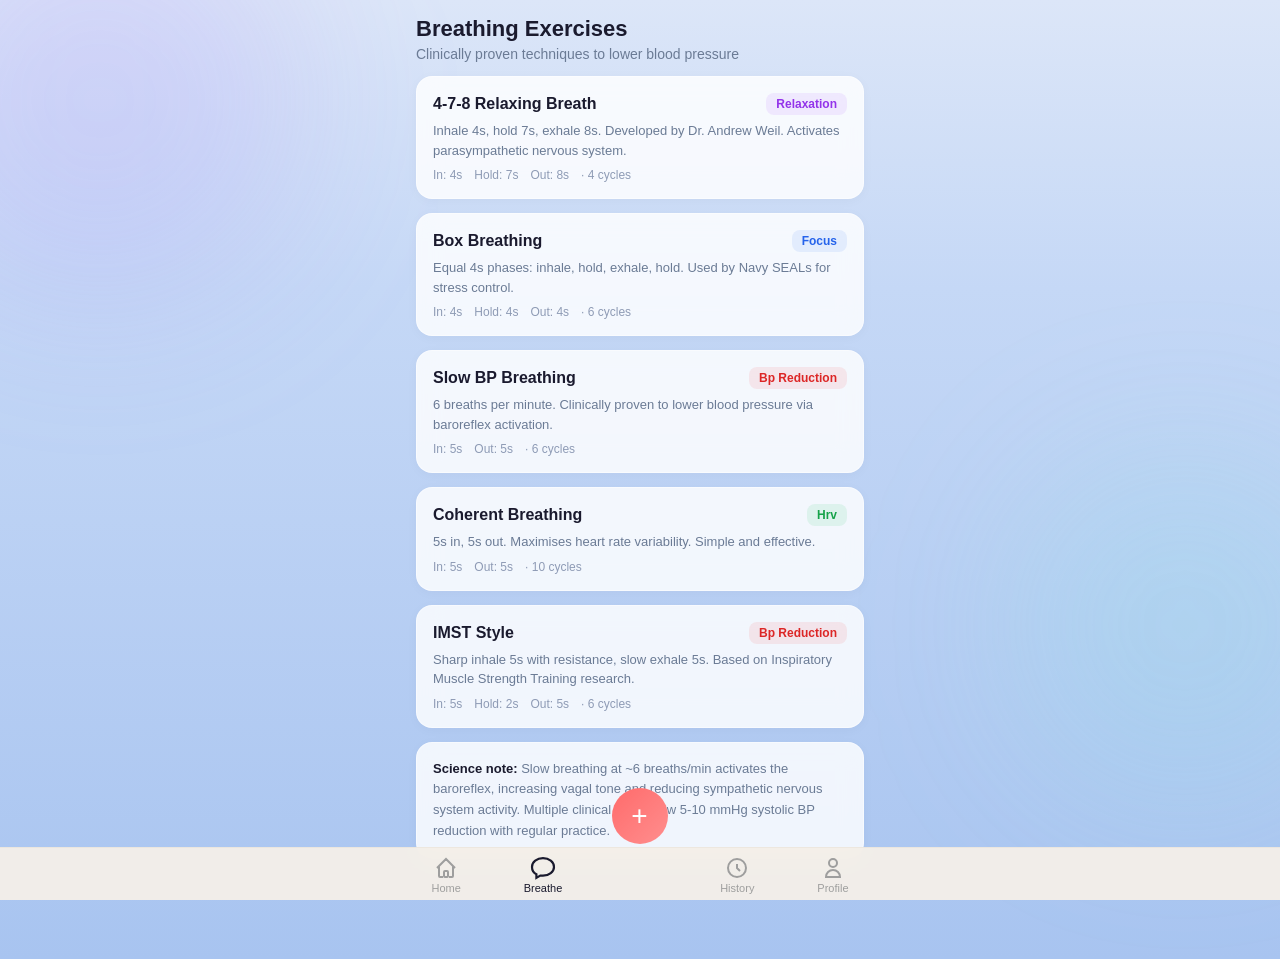
<file: docs/breathe.html>
<!DOCTYPE html>
<html lang="en">
<head>
    <meta charset="UTF-8">
    <meta name="viewport" content="width=device-width, initial-scale=1.0, maximum-scale=1.0, user-scalable=no">
    <meta name="apple-mobile-web-app-capable" content="yes">
    <title>Breathe — BP Helper</title>
    <link rel="stylesheet" href="css/style.css">
</head>
<body>
    <main>
        <div id="flash" style="display:none"></div>

        <!-- Exercise list -->
        <div id="list-view" class="space-y">
            <div>
                <h1 style="font-size:22px;font-weight:700">Breathing Exercises</h1>
                <p class="text-muted" style="font-size:14px;margin-top:4px">Clinically proven techniques to lower blood pressure</p>
            </div>
            <div id="exercise-list" class="space-y"></div>
            <div class="card-sm" style="opacity:0.8;font-size:13px;line-height:1.6;color:var(--text-muted)">
                <strong style="color:var(--text)">Science note:</strong> Slow breathing at ~6 breaths/min activates the baroreflex,
                increasing vagal tone and reducing sympathetic nervous system activity. Multiple clinical trials show
                5-10 mmHg systolic BP reduction with regular practice.
            </div>
        </div>

        <!-- Timer -->
        <div id="timer-view" style="display:none">
            <div style="display:flex;flex-direction:column;align-items:center;justify-content:center;min-height:75vh;gap:24px">
                <div class="text-center">
                    <h1 id="ex-name" style="font-size:20px;font-weight:700"></h1>
                    <p id="status-text" class="text-muted" style="font-size:13px;margin-top:4px">Tap to begin</p>
                </div>

                <div style="position:relative;width:240px;height:240px;display:flex;align-items:center;justify-content:center">
                    <svg style="position:absolute;inset:0" viewBox="0 0 240 240">
                        <circle cx="120" cy="120" r="108" fill="none" stroke="#e0e6f0" stroke-width="6"/>
                        <circle id="progress-ring" cx="120" cy="120" r="108" fill="none" stroke="#5b8def"
                            stroke-width="6" stroke-linecap="round"
                            stroke-dasharray="679" stroke-dashoffset="679"
                            transform="rotate(-90 120 120)" style="transition:stroke-dashoffset 0.3s linear;"/>
                    </svg>
                    <div id="breathe-circle" class="breathe-circle"
                         style="background:rgba(91,141,239,0.12);border:3px solid rgba(91,141,239,0.25)">
                        <div class="text-center">
                            <div id="phase-text" style="font-size:22px;font-weight:700;color:var(--text)">Ready</div>
                            <div id="timer-text" style="font-size:44px;font-weight:700;color:var(--text)" class="tabular">0</div>
                        </div>
                    </div>
                </div>

                <div class="text-muted tabular" style="font-size:14px">
                    Cycle <span id="cycle-current">0</span> / <span id="cycle-total">0</span>
                </div>

                <button id="start-btn" class="btn-accent" style="width:auto;padding:14px 48px">Start</button>

                <div id="complete-panel" style="display:none" class="text-center space-y">
                    <div style="font-size:24px;font-weight:700;color:#16a34a">Session Complete</div>
                    <p class="text-muted" style="font-size:14px">Great work. Consistent practice lowers BP over time.</p>
                    <div style="display:flex;gap:12px;justify-content:center">
                        <button onclick="resetTimer()" class="btn-secondary" style="width:auto;padding:12px 24px;font-size:14px">Again</button>
                        <button onclick="showList()" class="btn-accent" style="width:auto;padding:12px 24px;font-size:14px">Exercises</button>
                    </div>
                </div>
            </div>
        </div>
    </main>

    <a href="log.html" class="fab">+</a>

    <nav class="bottom-nav">
        <div class="bottom-nav-inner">
            <a href="index.html" class="nav-item">
                <svg fill="none" stroke="currentColor" stroke-width="2" viewBox="0 0 24 24"><path d="M3 12l2-2m0 0l7-7 7 7M5 10v10a1 1 0 001 1h3m10-11l2 2m-2-2v10a1 1 0 01-1 1h-3m-4 0a1 1 0 01-1-1v-4a1 1 0 011-1h2a1 1 0 011 1v4a1 1 0 01-1 1h-2z"/></svg>
                Home
            </a>
            <a href="breathe.html" class="nav-item active">
                <svg fill="none" stroke="currentColor" stroke-width="2" viewBox="0 0 24 24"><path d="M12 3C6.5 3 2 6.58 2 11a7.5 7.5 0 004 6.65V21l3.5-2.14A10.8 10.8 0 0012 19c5.5 0 10-3.58 10-8s-4.5-8-10-8z"/></svg>
                Breathe
            </a>
            <span class="nav-item" style="width:56px"></span>
            <a href="history.html" class="nav-item">
                <svg fill="none" stroke="currentColor" stroke-width="2" viewBox="0 0 24 24"><path d="M12 8v4l3 3m6-3a9 9 0 11-18 0 9 9 0 0118 0z"/></svg>
                History
            </a>
            <a href="log.html" class="nav-item">
                <svg fill="none" stroke="currentColor" stroke-width="2" viewBox="0 0 24 24"><path d="M16 7a4 4 0 11-8 0 4 4 0 018 0zM12 14a7 7 0 00-7 7h14a7 7 0 00-7-7z"/></svg>
                Profile
            </a>
        </div>
    </nav>

    <script src="js/app.js"></script>
    <script>
    const EXERCISES = {
        "4-7-8": { name: "4-7-8 Relaxing Breath", description: "Inhale 4s, hold 7s, exhale 8s. Developed by Dr. Andrew Weil. Activates parasympathetic nervous system.", inhale: 4, hold: 7, exhale: 8, cycles: 4, category: "relaxation" },
        "box": { name: "Box Breathing", description: "Equal 4s phases: inhale, hold, exhale, hold. Used by Navy SEALs for stress control.", inhale: 4, hold: 4, exhale: 4, hold2: 4, cycles: 6, category: "focus" },
        "slow-bp": { name: "Slow BP Breathing", description: "6 breaths per minute. Clinically proven to lower blood pressure via baroreflex activation.", inhale: 5, hold: 0, exhale: 5, cycles: 6, category: "bp-reduction" },
        "5-5": { name: "Coherent Breathing", description: "5s in, 5s out. Maximises heart rate variability. Simple and effective.", inhale: 5, hold: 0, exhale: 5, cycles: 10, category: "hrv" },
        "imst": { name: "IMST Style", description: "Sharp inhale 5s with resistance, slow exhale 5s. Based on Inspiratory Muscle Strength Training research.", inhale: 5, hold: 2, exhale: 5, cycles: 6, category: "bp-reduction" }
    };

    const catStyle = {
        'bp-reduction': { bg: 'rgba(239,68,68,0.1)', color: '#dc2626' },
        'relaxation': { bg: 'rgba(168,85,247,0.1)', color: '#9333ea' },
        'focus': { bg: 'rgba(59,130,246,0.1)', color: '#2563eb' },
        'hrv': { bg: 'rgba(34,197,94,0.1)', color: '#16a34a' }
    };

    let currentEx = null, running = false, abortCtrl = null;
    const CIRC = 2 * Math.PI * 108;

    function renderList() {
        let html = '';
        for (const [id, ex] of Object.entries(EXERCISES)) {
            const cat = catStyle[ex.category];
            const catLabel = ex.category.replace('-',' ').replace(/\b\w/g,c=>c.toUpperCase());
            html += `<a href="#" onclick="startExercise('${id}');return false" class="exercise-card card-sm" style="display:block">
                <div style="display:flex;align-items:center;justify-content:space-between;margin-bottom:6px">
                    <span style="font-size:16px;font-weight:600">${ex.name}</span>
                    <span class="tag" style="background:${cat.bg};color:${cat.color}">${catLabel}</span>
                </div>
                <p class="text-muted" style="font-size:13px;line-height:1.5">${ex.description}</p>
                <div style="margin-top:8px;display:flex;gap:12px;font-size:12px;color:var(--text-light)">
                    <span>In: ${ex.inhale}s</span>
                    ${ex.hold ? `<span>Hold: ${ex.hold}s</span>` : ''}
                    <span>Out: ${ex.exhale}s</span>
                    <span>&middot; ${ex.cycles} cycles</span>
                </div>
            </a>`;
        }
        document.getElementById('exercise-list').innerHTML = html;
    }

    function showList() {
        if (running && abortCtrl) abortCtrl.abort();
        running = false;
        document.getElementById('list-view').style.display = '';
        document.getElementById('timer-view').style.display = 'none';
    }

    function startExercise(id) {
        currentEx = EXERCISES[id];
        if (!currentEx) return;
        document.getElementById('list-view').style.display = 'none';
        document.getElementById('timer-view').style.display = '';
        document.getElementById('ex-name').textContent = currentEx.name;
        document.getElementById('cycle-total').textContent = currentEx.cycles;
        resetTimer();
    }

    function resetTimer() {
        if (running && abortCtrl) abortCtrl.abort();
        running = false;
        document.getElementById('phase-text').textContent = 'Ready';
        document.getElementById('timer-text').textContent = '0';
        document.getElementById('status-text').textContent = 'Tap to begin';
        document.getElementById('cycle-current').textContent = '0';
        document.getElementById('start-btn').textContent = 'Start';
        document.getElementById('start-btn').style.display = '';
        document.getElementById('complete-panel').style.display = 'none';
        document.getElementById('progress-ring').style.strokeDashoffset = CIRC;
        const c = document.getElementById('breathe-circle');
        c.style.animation = '';
        c.style.background = 'rgba(91,141,239,0.12)';
        c.style.borderColor = 'rgba(91,141,239,0.25)';
        c.style.boxShadow = '';
        document.getElementById('progress-ring').style.stroke = '#5b8def';
        const panel = document.getElementById('complete-panel');
        panel.classList.remove('celebrate');
    }

    function sleep(ms, signal) {
        return new Promise((res, rej) => {
            const t = setTimeout(res, ms);
            if (signal) signal.addEventListener('abort', () => { clearTimeout(t); rej(new DOMException('Aborted','AbortError')); });
        });
    }

    async function runBreathing(signal) {
        const ex = currentEx;
        const phases = [];
        phases.push({ name: 'Breathe In', dur: ex.inhale, anim: `breathe-in ${ex.inhale}s ease-in-out forwards` });
        if (ex.hold) phases.push({ name: 'Hold', dur: ex.hold, anim: `breathe-hold ${ex.hold}s ease-in-out forwards` });
        phases.push({ name: 'Breathe Out', dur: ex.exhale, anim: `breathe-out ${ex.exhale}s ease-in-out forwards` });
        if (ex.hold2) phases.push({ name: 'Hold', dur: ex.hold2, anim: `breathe-hold ${ex.hold2}s ease-in-out forwards` });

        const totalPhaseTime = phases.reduce((s, p) => s + p.dur, 0);
        const totalTime = totalPhaseTime * ex.cycles;
        const start = Date.now();
        const circle = document.getElementById('breathe-circle');

        for (let c = 0; c < ex.cycles; c++) {
            document.getElementById('cycle-current').textContent = c + 1;
            for (let p = 0; p < phases.length; p++) {
                const phase = phases[p];
                document.getElementById('phase-text').textContent = phase.name;
                circle.style.animation = 'none';
                circle.offsetHeight;
                circle.style.animation = phase.anim;

                for (let s = phase.dur; s > 0; s--) {
                    document.getElementById('timer-text').textContent = s;
                    const elapsed = (c * totalPhaseTime) + phases.slice(0, p).reduce((a, x) => a + x.dur, 0) + (phase.dur - s);
                    document.getElementById('progress-ring').style.strokeDashoffset = CIRC * (1 - elapsed / totalTime);
                    await sleep(1000, signal);
                }
            }
        }

        const secs = Math.round((Date.now() - start) / 1000);
        DB.addSession(ex.name, secs);
        running = false;
        document.getElementById('start-btn').style.display = 'none';
        const panel = document.getElementById('complete-panel');
        panel.style.display = '';
        panel.classList.add('celebrate');
        document.getElementById('phase-text').textContent = 'Done';
        document.getElementById('timer-text').textContent = '';
        document.getElementById('status-text').textContent = `${Math.round(secs/60)} min session`;
        document.getElementById('progress-ring').style.strokeDashoffset = 0;
        document.getElementById('progress-ring').style.stroke = '#4ade80';
        circle.style.animation = '';
        circle.style.background = 'rgba(34,197,94,0.15)';
        circle.style.borderColor = 'rgba(34,197,94,0.35)';
        circle.style.boxShadow = '0 0 50px rgba(34,197,94,0.2)';

        // Spawn celebration particles
        for (let i = 0; i < 12; i++) {
            const p = document.createElement('div');
            const size = 6 + Math.random() * 10;
            const angle = (Math.PI * 2 / 12) * i;
            const dist = 80 + Math.random() * 60;
            p.style.cssText = `
                position: fixed; width: ${size}px; height: ${size}px; border-radius: 50%;
                background: hsl(${120 + Math.random() * 60}, 70%, 65%);
                left: 50%; top: 40%;
                pointer-events: none; z-index: 100;
                animation: celebParticle 1.2s cubic-bezier(0.22, 1, 0.36, 1) forwards;
                --dx: ${Math.cos(angle) * dist}px; --dy: ${Math.sin(angle) * dist}px;
            `;
            document.body.appendChild(p);
            setTimeout(() => p.remove(), 1500);
        }
        // Inject keyframe if not done
        if (!document.getElementById('celeb-style')) {
            const s = document.createElement('style');
            s.id = 'celeb-style';
            s.textContent = `@keyframes celebParticle {
                0% { transform: translate(-50%, -50%) scale(0); opacity: 1; }
                100% { transform: translate(calc(-50% + var(--dx)), calc(-50% + var(--dy))) scale(1); opacity: 0; }
            }`;
            document.head.appendChild(s);
        }
    }

    document.getElementById('start-btn').addEventListener('click', function() {
        if (running) { resetTimer(); return; }
        running = true;
        this.textContent = 'Stop';
        document.getElementById('status-text').textContent = 'Follow the circle';
        document.getElementById('complete-panel').style.display = 'none';
        abortCtrl = new AbortController();
        runBreathing(abortCtrl.signal).catch(e => { if (e.name !== 'AbortError') console.error(e); });
    });

    const params = new URLSearchParams(location.search);
    const exParam = params.get('ex');
    if (exParam && EXERCISES[exParam]) {
        startExercise(exParam);
    } else {
        renderList();
    }
    </script>
</body>
</html>
</file>
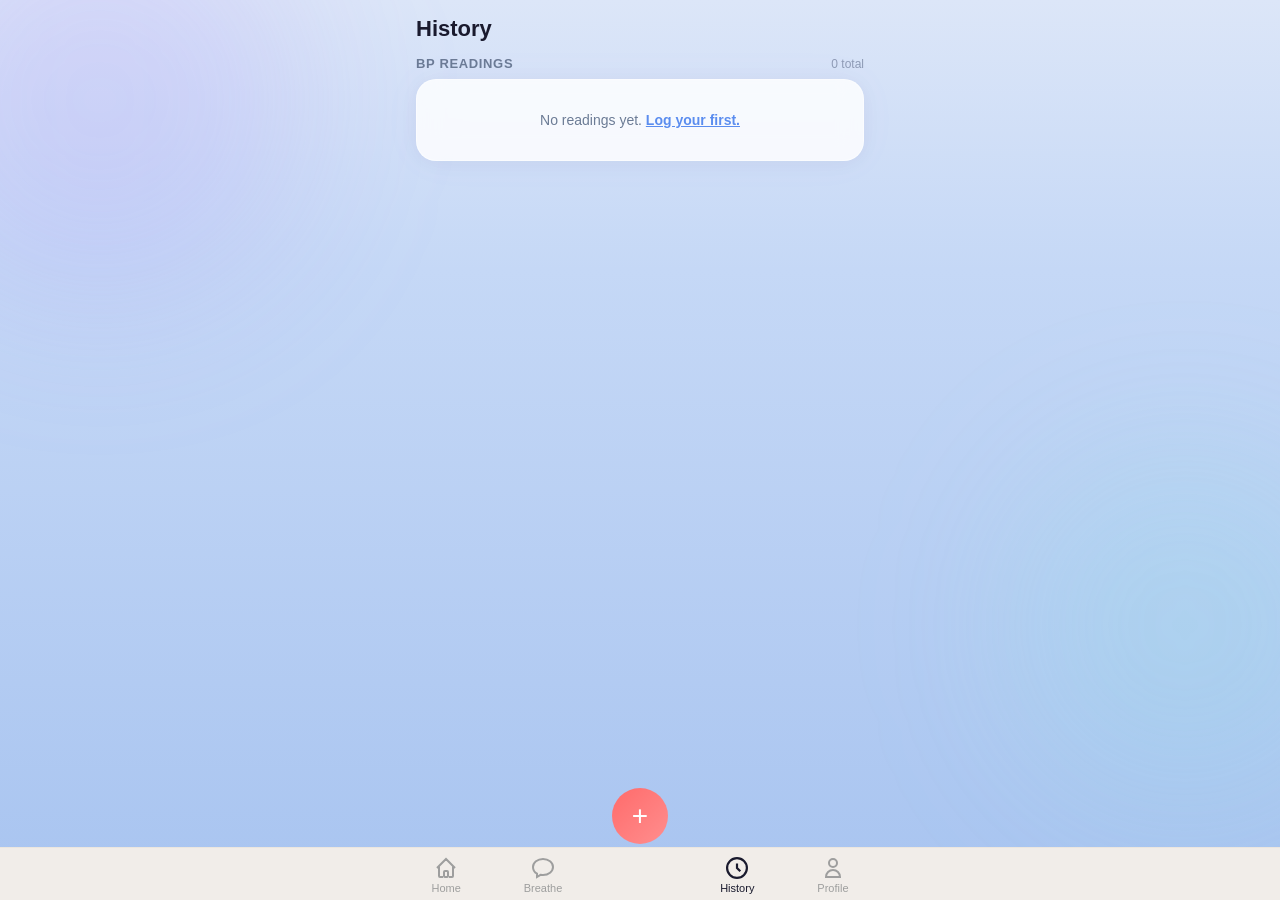
<file: docs/history.html>
<!DOCTYPE html>
<html lang="en">
<head>
    <meta charset="UTF-8">
    <meta name="viewport" content="width=device-width, initial-scale=1.0, maximum-scale=1.0, user-scalable=no">
    <meta name="apple-mobile-web-app-capable" content="yes">
    <title>History — BP Helper</title>
    <link rel="stylesheet" href="css/style.css">
</head>
<body>
    <main>
        <div class="space-y">
            <h1 style="font-size:22px;font-weight:700">History</h1>
            <div id="readings-section"></div>
            <div id="sessions-section"></div>
        </div>
    </main>

    <a href="log.html" class="fab">+</a>

    <nav class="bottom-nav">
        <div class="bottom-nav-inner">
            <a href="index.html" class="nav-item">
                <svg fill="none" stroke="currentColor" stroke-width="2" viewBox="0 0 24 24"><path d="M3 12l2-2m0 0l7-7 7 7M5 10v10a1 1 0 001 1h3m10-11l2 2m-2-2v10a1 1 0 01-1 1h-3m-4 0a1 1 0 01-1-1v-4a1 1 0 011-1h2a1 1 0 011 1v4a1 1 0 01-1 1h-2z"/></svg>
                Home
            </a>
            <a href="breathe.html" class="nav-item">
                <svg fill="none" stroke="currentColor" stroke-width="2" viewBox="0 0 24 24"><path d="M12 3C6.5 3 2 6.58 2 11a7.5 7.5 0 004 6.65V21l3.5-2.14A10.8 10.8 0 0012 19c5.5 0 10-3.58 10-8s-4.5-8-10-8z"/></svg>
                Breathe
            </a>
            <span class="nav-item" style="width:56px"></span>
            <a href="history.html" class="nav-item active">
                <svg fill="none" stroke="currentColor" stroke-width="2" viewBox="0 0 24 24"><path d="M12 8v4l3 3m6-3a9 9 0 11-18 0 9 9 0 0118 0z"/></svg>
                History
            </a>
            <a href="log.html" class="nav-item">
                <svg fill="none" stroke="currentColor" stroke-width="2" viewBox="0 0 24 24"><path d="M16 7a4 4 0 11-8 0 4 4 0 018 0zM12 14a7 7 0 00-7 7h14a7 7 0 00-7-7z"/></svg>
                Profile
            </a>
        </div>
    </nav>

    <script src="js/app.js"></script>
    <script>
    function render() {
        const readings = DB.getReadings(100);
        const sessions = DB.getSessions(50);

        let rhtml = `<div style="display:flex;align-items:center;justify-content:space-between;margin-bottom:8px">
            <span style="font-size:13px;color:var(--text-muted);text-transform:uppercase;letter-spacing:0.05em;font-weight:600">BP Readings</span>
            <span style="font-size:12px;color:var(--text-light)">${readings.length} total</span></div>`;

        if (readings.length) {
            rhtml += '<div class="card">';
            for (const r of readings) {
                const bp = classifyBP(r.systolic, r.diastolic);
                rhtml += `<div class="reading-row">
                    <div>
                        <span style="font-size:18px;font-weight:700" class="tabular">${r.systolic}/${r.diastolic}</span>
                        ${r.pulse ? `<span class="text-muted" style="font-size:13px;margin-left:8px">${r.pulse} bpm</span>` : ''}
                        ${r.notes ? `<div class="text-muted" style="font-size:12px;margin-top:2px">${r.notes}</div>` : ''}
                    </div>
                    <div style="display:flex;flex-direction:column;align-items:flex-end;gap:4px">
                        <span class="tag" style="background:${bp.bg};color:${bp.color}">${bp.label}</span>
                        <span class="text-light" style="font-size:11px">${fmtDate(r.created_at)}</span>
                    </div>
                </div>`;
            }
            rhtml += '</div>';
        } else {
            rhtml += `<div class="card text-center" style="padding:32px;font-size:14px;color:var(--text-muted)">
                No readings yet. <a href="log.html" style="color:#5b8def;font-weight:600">Log your first.</a></div>`;
        }
        document.getElementById('readings-section').innerHTML = rhtml;

        if (sessions.length) {
            let shtml = '<div style="font-size:13px;color:var(--text-muted);text-transform:uppercase;letter-spacing:0.05em;font-weight:600;margin-bottom:8px">Breathing Sessions</div><div class="card">';
            for (const s of sessions) {
                shtml += `<div class="reading-row">
                    <div>
                        <span style="font-size:15px;font-weight:600">${s.exercise_type}</span>
                        <span class="text-muted" style="font-size:13px;margin-left:8px">${(s.duration_seconds/60).toFixed(1)} min</span>
                    </div>
                    <span class="text-light" style="font-size:12px">${fmtDate(s.created_at)}</span>
                </div>`;
            }
            shtml += '</div>';
            document.getElementById('sessions-section').innerHTML = shtml;
        }
    }
    render();
    </script>
</body>
</html>
</file>
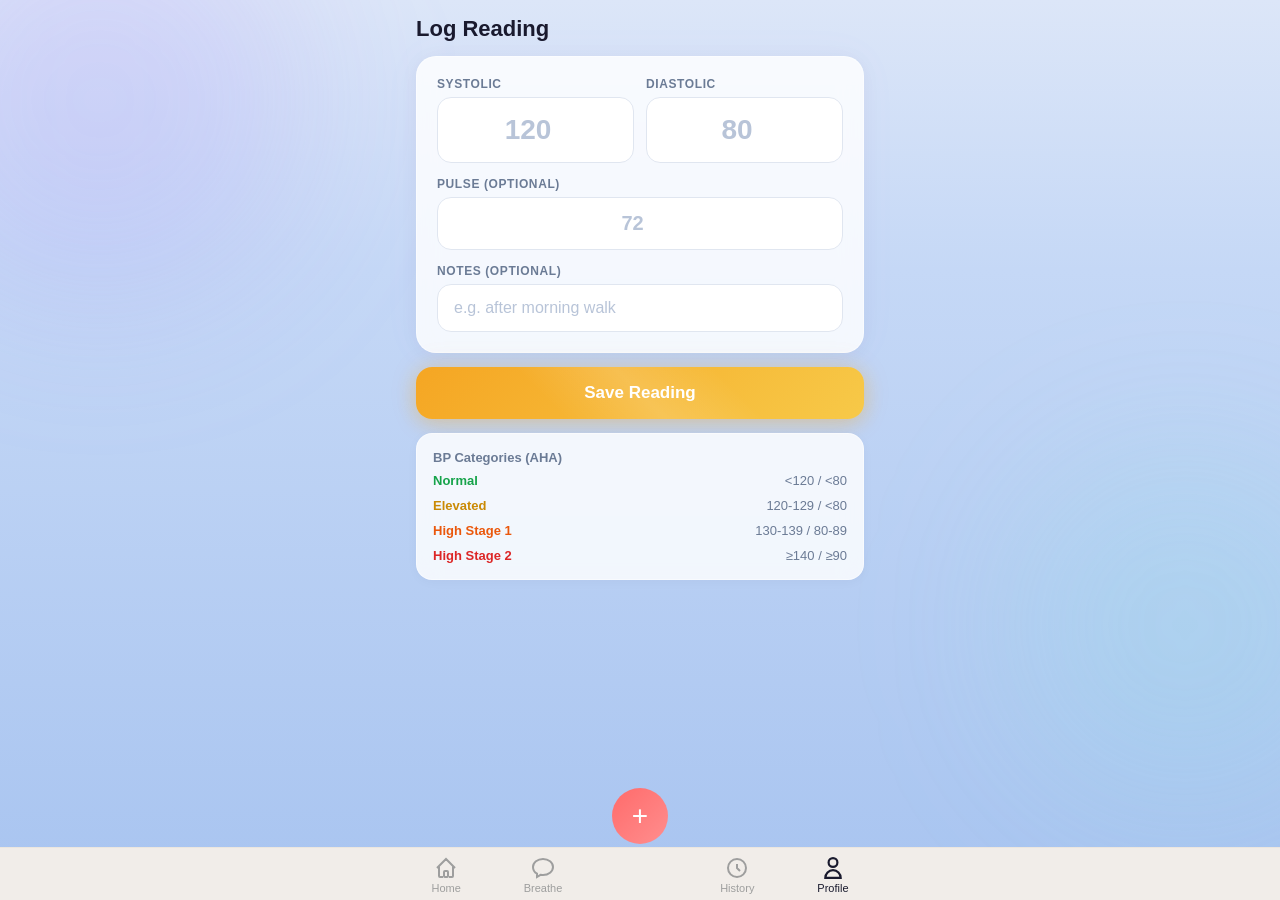
<file: docs/log.html>
<!DOCTYPE html>
<html lang="en">
<head>
    <meta charset="UTF-8">
    <meta name="viewport" content="width=device-width, initial-scale=1.0, maximum-scale=1.0, user-scalable=no">
    <meta name="apple-mobile-web-app-capable" content="yes">
    <title>Log BP — BP Helper</title>
    <link rel="stylesheet" href="css/style.css">
</head>
<body>
    <main>
        <div id="flash" style="display:none"></div>
        <div class="space-y">
            <h1 style="font-size:22px;font-weight:700">Log Reading</h1>

            <form id="bp-form" class="space-y">
                <div class="card space-y">
                    <div style="display:grid;grid-template-columns:1fr 1fr;gap:12px">
                        <div>
                            <label style="display:block;font-size:12px;color:var(--text-muted);text-transform:uppercase;letter-spacing:0.05em;margin-bottom:6px;font-weight:600">Systolic</label>
                            <input type="number" id="systolic" required min="40" max="300"
                                class="input-field input-big" placeholder="120" inputmode="numeric">
                        </div>
                        <div>
                            <label style="display:block;font-size:12px;color:var(--text-muted);text-transform:uppercase;letter-spacing:0.05em;margin-bottom:6px;font-weight:600">Diastolic</label>
                            <input type="number" id="diastolic" required min="20" max="200"
                                class="input-field input-big" placeholder="80" inputmode="numeric">
                        </div>
                    </div>
                    <div>
                        <label style="display:block;font-size:12px;color:var(--text-muted);text-transform:uppercase;letter-spacing:0.05em;margin-bottom:6px;font-weight:600">Pulse (optional)</label>
                        <input type="number" id="pulse" min="30" max="250"
                            class="input-field" style="text-align:center;font-size:20px;font-weight:600" placeholder="72" inputmode="numeric">
                    </div>
                    <div>
                        <label style="display:block;font-size:12px;color:var(--text-muted);text-transform:uppercase;letter-spacing:0.05em;margin-bottom:6px;font-weight:600">Notes (optional)</label>
                        <input type="text" id="notes" maxlength="200"
                            class="input-field" placeholder="e.g. after morning walk">
                    </div>
                </div>

                <button type="submit" class="btn-accent">Save Reading</button>
            </form>

            <div class="card-sm" style="opacity:0.8">
                <div style="font-size:13px;font-weight:600;color:var(--text-muted);margin-bottom:8px">BP Categories (AHA)</div>
                <div class="space-y-sm" style="font-size:13px">
                    <div style="display:flex;justify-content:space-between"><span style="color:#16a34a;font-weight:600">Normal</span><span class="text-muted">&lt;120 / &lt;80</span></div>
                    <div style="display:flex;justify-content:space-between"><span style="color:#ca8a04;font-weight:600">Elevated</span><span class="text-muted">120-129 / &lt;80</span></div>
                    <div style="display:flex;justify-content:space-between"><span style="color:#ea580c;font-weight:600">High Stage 1</span><span class="text-muted">130-139 / 80-89</span></div>
                    <div style="display:flex;justify-content:space-between"><span style="color:#dc2626;font-weight:600">High Stage 2</span><span class="text-muted">&ge;140 / &ge;90</span></div>
                </div>
            </div>
        </div>
    </main>

    <a href="log.html" class="fab">+</a>

    <nav class="bottom-nav">
        <div class="bottom-nav-inner">
            <a href="index.html" class="nav-item">
                <svg fill="none" stroke="currentColor" stroke-width="2" viewBox="0 0 24 24"><path d="M3 12l2-2m0 0l7-7 7 7M5 10v10a1 1 0 001 1h3m10-11l2 2m-2-2v10a1 1 0 01-1 1h-3m-4 0a1 1 0 01-1-1v-4a1 1 0 011-1h2a1 1 0 011 1v4a1 1 0 01-1 1h-2z"/></svg>
                Home
            </a>
            <a href="breathe.html" class="nav-item">
                <svg fill="none" stroke="currentColor" stroke-width="2" viewBox="0 0 24 24"><path d="M12 3C6.5 3 2 6.58 2 11a7.5 7.5 0 004 6.65V21l3.5-2.14A10.8 10.8 0 0012 19c5.5 0 10-3.58 10-8s-4.5-8-10-8z"/></svg>
                Breathe
            </a>
            <span class="nav-item" style="width:56px"></span>
            <a href="history.html" class="nav-item">
                <svg fill="none" stroke="currentColor" stroke-width="2" viewBox="0 0 24 24"><path d="M12 8v4l3 3m6-3a9 9 0 11-18 0 9 9 0 0118 0z"/></svg>
                History
            </a>
            <a href="log.html" class="nav-item active">
                <svg fill="none" stroke="currentColor" stroke-width="2" viewBox="0 0 24 24"><path d="M16 7a4 4 0 11-8 0 4 4 0 018 0zM12 14a7 7 0 00-7 7h14a7 7 0 00-7-7z"/></svg>
                Profile
            </a>
        </div>
    </nav>

    <script src="js/app.js"></script>
    <script>
    document.getElementById('bp-form').addEventListener('submit', function(e) {
        e.preventDefault();
        const sys = document.getElementById('systolic').value;
        const dia = document.getElementById('diastolic').value;
        const pulse = document.getElementById('pulse').value;
        const notes = document.getElementById('notes').value;
        if (sys < 40 || sys > 300) { showFlash('Systolic must be 40-300', 'error'); return; }
        if (dia < 20 || dia > 200) { showFlash('Diastolic must be 20-200', 'error'); return; }
        DB.addReading(sys, dia, pulse, notes);
        const bp = classifyBP(parseInt(sys), parseInt(dia));
        showFlash(`Logged ${sys}/${dia} — ${bp.label}`);

        // Button success state
        const btn = document.querySelector('[type=submit]');
        btn.style.background = 'linear-gradient(135deg, #4ade80, #34d399)';
        btn.style.boxShadow = '0 4px 20px rgba(74, 222, 128, 0.4)';
        btn.textContent = 'Saved!';
        setTimeout(() => window.location.href = 'index.html', 1000);
    });
    </script>
</body>
</html>
</file>
<file: docs/css/style.css>
/* BP Helper — Cozy woowoo breathing vibes */

:root {
    --bg-start: #c5d8f6;
    --bg-end: #a8c4f0;
    --card: rgba(255, 255, 255, 0.82);
    --card-border: rgba(255, 255, 255, 0.45);
    --accent: #f5a623;
    --accent-hover: #e6951a;
    --fab: #ff6b6b;
    --text: #1a1a2e;
    --text-muted: #6b7b95;
    --text-light: #8e9bb5;
}

* { box-sizing: border-box; margin: 0; padding: 0; }

body {
    font-family: -apple-system, BlinkMacSystemFont, 'SF Pro Display', 'Segoe UI', Roboto, sans-serif;
    background: linear-gradient(180deg, #dce6f8 0%, var(--bg-start) 30%, var(--bg-end) 100%);
    min-height: 100vh;
    color: var(--text);
    -webkit-tap-highlight-color: transparent;
    -webkit-font-smoothing: antialiased;
    overflow-x: hidden;
}

/* ====== AMBIENT FLOATING PARTICLES ====== */
.particles {
    position: fixed;
    inset: 0;
    pointer-events: none;
    z-index: 0;
    overflow: hidden;
}
.particle {
    position: absolute;
    border-radius: 50%;
    opacity: 0;
    animation: particleFloat linear infinite;
}
@keyframes particleFloat {
    0%   { transform: translateY(100vh) scale(0); opacity: 0; }
    10%  { opacity: 1; }
    90%  { opacity: 1; }
    100% { transform: translateY(-10vh) scale(1); opacity: 0; }
}

/* Ambient gradient blobs that drift */
body::before, body::after {
    content: '';
    position: fixed;
    border-radius: 50%;
    filter: blur(80px);
    z-index: 0;
    pointer-events: none;
}
body::before {
    width: 400px; height: 400px;
    top: -100px; left: -100px;
    background: rgba(167, 139, 250, 0.18);
    animation: blobDrift1 20s ease-in-out infinite;
}
body::after {
    width: 350px; height: 350px;
    bottom: 100px; right: -80px;
    background: rgba(129, 230, 217, 0.15);
    animation: blobDrift2 25s ease-in-out infinite;
}
@keyframes blobDrift1 {
    0%, 100% { transform: translate(0, 0) scale(1); }
    33% { transform: translate(60px, 40px) scale(1.1); }
    66% { transform: translate(-30px, 80px) scale(0.95); }
}
@keyframes blobDrift2 {
    0%, 100% { transform: translate(0, 0) scale(1); }
    33% { transform: translate(-50px, -60px) scale(1.15); }
    66% { transform: translate(40px, -30px) scale(0.9); }
}

main {
    position: relative;
    z-index: 1;
    max-width: 480px;
    margin: 0 auto;
    padding: 16px 16px 100px;
}

/* ====== CARDS with entrance animation ====== */
.card {
    background: var(--card);
    backdrop-filter: blur(12px);
    -webkit-backdrop-filter: blur(12px);
    border: 1px solid var(--card-border);
    border-radius: 20px;
    padding: 20px;
    box-shadow: 0 2px 20px rgba(0, 0, 0, 0.04), 0 0 40px rgba(167, 139, 250, 0.04);
    animation: cardEnter 0.5s cubic-bezier(0.22, 1, 0.36, 1) both;
    transition: transform 0.3s cubic-bezier(0.22, 1, 0.36, 1), box-shadow 0.3s ease;
}
.card:hover {
    transform: translateY(-2px);
    box-shadow: 0 6px 28px rgba(0, 0, 0, 0.06), 0 0 50px rgba(167, 139, 250, 0.06);
}
.card-sm {
    background: var(--card);
    backdrop-filter: blur(12px);
    -webkit-backdrop-filter: blur(12px);
    border: 1px solid var(--card-border);
    border-radius: 16px;
    padding: 16px;
    box-shadow: 0 2px 12px rgba(0, 0, 0, 0.03);
    animation: cardEnter 0.5s cubic-bezier(0.22, 1, 0.36, 1) both;
    transition: transform 0.3s cubic-bezier(0.22, 1, 0.36, 1), box-shadow 0.3s ease;
}
.card-sm:hover {
    transform: translateY(-1px);
    box-shadow: 0 4px 20px rgba(0, 0, 0, 0.05);
}

@keyframes cardEnter {
    from { opacity: 0; transform: translateY(16px) scale(0.98); }
    to   { opacity: 1; transform: translateY(0) scale(1); }
}
/* Staggered entrances */
.space-y > *:nth-child(1) { animation-delay: 0s; }
.space-y > *:nth-child(2) { animation-delay: 0.06s; }
.space-y > *:nth-child(3) { animation-delay: 0.12s; }
.space-y > *:nth-child(4) { animation-delay: 0.18s; }
.space-y > *:nth-child(5) { animation-delay: 0.24s; }
.space-y > *:nth-child(6) { animation-delay: 0.3s; }
.space-y > *:nth-child(7) { animation-delay: 0.36s; }

/* ====== WEEK STRIP ====== */
.week-strip {
    display: flex;
    justify-content: space-around;
    padding: 8px 0 16px;
    animation: cardEnter 0.4s cubic-bezier(0.22, 1, 0.36, 1) both;
}
.week-day {
    display: flex;
    flex-direction: column;
    align-items: center;
    gap: 4px;
    transition: transform 0.2s ease;
}
.week-day:active { transform: scale(0.9); }
.week-day .label { font-size: 13px; color: var(--text-muted); font-weight: 500; }
.week-day .date {
    font-size: 16px; font-weight: 600; color: var(--text-muted);
    width: 40px; height: 40px;
    display: flex; align-items: center; justify-content: center;
    border-radius: 50%;
    transition: all 0.3s cubic-bezier(0.22, 1, 0.36, 1);
}
.week-day.active .date {
    background: #1a1a2e; color: white;
    box-shadow: 0 3px 12px rgba(26, 26, 46, 0.25);
}
.week-day.has-reading .date { box-shadow: 0 0 0 2.5px #4ade80, 0 0 12px rgba(74, 222, 128, 0.3); }

/* ====== BUTTONS — alive with shimmer + glow ====== */
.btn-accent {
    display: block;
    width: 100%;
    background: linear-gradient(135deg, #f5a623 0%, #f7c948 50%, #f5a623 100%);
    background-size: 200% 200%;
    color: white;
    border: none;
    border-radius: 16px;
    padding: 16px;
    font-size: 17px;
    font-weight: 600;
    cursor: pointer;
    text-align: center;
    text-decoration: none;
    box-shadow: 0 4px 20px rgba(245, 166, 35, 0.35), 0 0 30px rgba(245, 166, 35, 0.1);
    animation: shimmer 3s ease-in-out infinite, btnPulse 4s ease-in-out infinite;
    transition: transform 0.15s cubic-bezier(0.22, 1, 0.36, 1), box-shadow 0.3s ease;
    position: relative;
    overflow: hidden;
}
.btn-accent::after {
    content: '';
    position: absolute;
    top: -50%; left: -50%;
    width: 200%; height: 200%;
    background: linear-gradient(45deg, transparent 40%, rgba(255,255,255,0.15) 50%, transparent 60%);
    animation: sheen 4s ease-in-out infinite;
}
.btn-accent:active { transform: scale(0.96); box-shadow: 0 2px 10px rgba(245, 166, 35, 0.3); }

@keyframes shimmer {
    0%, 100% { background-position: 0% 50%; }
    50% { background-position: 100% 50%; }
}
@keyframes sheen {
    0%, 100% { transform: translateX(-100%) rotate(25deg); }
    50% { transform: translateX(100%) rotate(25deg); }
}
@keyframes btnPulse {
    0%, 100% { box-shadow: 0 4px 20px rgba(245, 166, 35, 0.35), 0 0 30px rgba(245, 166, 35, 0.1); }
    50% { box-shadow: 0 4px 28px rgba(245, 166, 35, 0.5), 0 0 50px rgba(245, 166, 35, 0.15); }
}

.btn-secondary {
    display: flex;
    align-items: center;
    justify-content: space-between;
    width: 100%;
    background: var(--card);
    border: 1px solid var(--card-border);
    border-radius: 16px;
    padding: 16px 20px;
    font-size: 16px;
    font-weight: 500;
    color: #5b8def;
    cursor: pointer;
    text-decoration: none;
    box-shadow: 0 2px 8px rgba(0, 0, 0, 0.03);
    transition: transform 0.2s ease, box-shadow 0.3s ease;
}
.btn-secondary:active { transform: scale(0.98); }
.btn-secondary:hover { box-shadow: 0 4px 16px rgba(91, 141, 239, 0.12); }
.btn-secondary .arrow {
    width: 40px; height: 40px;
    background: linear-gradient(135deg, #5b8def, #7ba3f7);
    border-radius: 12px;
    display: flex; align-items: center; justify-content: center;
    color: white; font-size: 20px;
    transition: transform 0.3s ease;
}
.btn-secondary:hover .arrow { transform: translateX(4px); }

/* ====== PROGRESS RING ====== */
.progress-ring-wrap {
    position: relative;
    width: 120px;
    height: 120px;
    flex-shrink: 0;
}
.progress-ring-wrap svg { width: 100%; height: 100%; transform: rotate(-90deg); }
.progress-ring-bg { fill: none; stroke: #e8ecf3; stroke-width: 8; }
.progress-ring-fill {
    fill: none; stroke-width: 8; stroke-linecap: round;
    transition: stroke-dashoffset 1s cubic-bezier(0.22, 1, 0.36, 1);
    filter: drop-shadow(0 0 6px currentColor);
}
.progress-ring-text {
    position: absolute; inset: 0;
    display: flex; flex-direction: column; align-items: center; justify-content: center;
}
.progress-ring-text .value {
    font-size: 28px; font-weight: 700;
    animation: gentlePulse 3s ease-in-out infinite;
}
.progress-ring-text .label { font-size: 12px; color: var(--text-muted); }

@keyframes gentlePulse {
    0%, 100% { transform: scale(1); }
    50% { transform: scale(1.03); }
}

/* ====== MACRO BARS — animated fill ====== */
.macro-row { display: flex; align-items: center; gap: 8px; margin-bottom: 12px; }
.macro-row:last-child { margin-bottom: 0; }
.macro-dot {
    width: 8px; height: 8px; border-radius: 50%; flex-shrink: 0;
    animation: dotPulse 2s ease-in-out infinite;
}
@keyframes dotPulse {
    0%, 100% { transform: scale(1); opacity: 1; }
    50% { transform: scale(1.3); opacity: 0.7; }
}
.macro-name { font-size: 15px; font-weight: 600; flex: 1; }
.macro-val { font-size: 14px; color: var(--text-muted); white-space: nowrap; }
.bar-track { height: 6px; background: #e8ecf3; border-radius: 3px; overflow: hidden; }
.bar-fill {
    height: 100%; border-radius: 3px;
    animation: barGrow 1.2s cubic-bezier(0.22, 1, 0.36, 1) both;
    position: relative;
}
.bar-fill::after {
    content: '';
    position: absolute;
    top: 0; right: 0;
    width: 20px; height: 100%;
    background: linear-gradient(90deg, transparent, rgba(255,255,255,0.4));
    border-radius: 0 3px 3px 0;
}
@keyframes barGrow {
    from { width: 0 !important; }
}

/* ====== BOTTOM NAV ====== */
.bottom-nav {
    position: fixed; bottom: 0; left: 0; right: 0;
    background: rgba(245, 240, 232, 0.95);
    backdrop-filter: blur(12px);
    -webkit-backdrop-filter: blur(12px);
    border-top: 1px solid rgba(232, 226, 216, 0.6);
    padding-bottom: env(safe-area-inset-bottom, 0px);
    z-index: 50;
}
.bottom-nav-inner {
    max-width: 480px; margin: 0 auto;
    display: flex; justify-content: space-around; align-items: flex-end;
    padding: 8px 0 6px;
}
.nav-item {
    display: flex; flex-direction: column; align-items: center; gap: 2px;
    text-decoration: none; color: #9e9e9e; font-size: 11px; font-weight: 500;
    padding: 0 12px;
    transition: color 0.2s ease, transform 0.2s ease;
}
.nav-item:active { transform: scale(0.9); }
.nav-item.active { color: #1a1a2e; }
.nav-item svg { width: 24px; height: 24px; transition: transform 0.2s ease; }
.nav-item.active svg { transform: scale(1.1); }

/* ====== FAB — breathing glow ====== */
.fab {
    position: fixed;
    bottom: calc(56px + env(safe-area-inset-bottom, 0px));
    left: 50%; transform: translateX(-50%);
    width: 56px; height: 56px;
    background: linear-gradient(135deg, #ff6b6b, #ff8e8e);
    border-radius: 50%;
    display: flex; align-items: center; justify-content: center;
    color: white; font-size: 28px;
    z-index: 51; text-decoration: none; border: none; cursor: pointer;
    animation: fabBreathe 3s ease-in-out infinite;
    transition: transform 0.15s ease;
}
.fab:active { transform: translateX(-50%) scale(0.88); }
@keyframes fabBreathe {
    0%, 100% { box-shadow: 0 4px 20px rgba(255, 107, 107, 0.4), 0 0 0 0 rgba(255, 107, 107, 0.2); }
    50% { box-shadow: 0 4px 28px rgba(255, 107, 107, 0.55), 0 0 0 8px rgba(255, 107, 107, 0); }
}

/* ====== INPUTS — soft focus glow ====== */
.input-field {
    width: 100%; background: white;
    border: 1.5px solid #e0e6f0; border-radius: 14px;
    padding: 14px 16px; font-size: 16px; color: var(--text);
    outline: none;
    transition: border-color 0.3s ease, box-shadow 0.3s ease;
}
.input-field:focus {
    border-color: #5b8def;
    box-shadow: 0 0 0 4px rgba(91, 141, 239, 0.12), 0 0 20px rgba(91, 141, 239, 0.06);
}
.input-field::placeholder { color: #b8c4d8; }
.input-big {
    font-size: 28px; font-weight: 700; text-align: center;
    font-variant-numeric: tabular-nums; padding: 16px;
}

/* ====== TAGS ====== */
.tag {
    display: inline-block; font-size: 12px; font-weight: 600;
    padding: 4px 10px; border-radius: 8px;
    transition: transform 0.2s ease;
}

/* ====== FLASH ====== */
.flash {
    padding: 10px 16px; border-radius: 12px; font-size: 14px; margin-bottom: 12px;
    animation: flashEnter 0.4s cubic-bezier(0.22, 1, 0.36, 1);
}
.flash-success { background: rgba(74, 222, 128, 0.15); color: #16a34a; border: 1px solid rgba(74, 222, 128, 0.3); }
.flash-error { background: rgba(248, 113, 113, 0.15); color: #dc2626; border: 1px solid rgba(248, 113, 113, 0.3); }
@keyframes flashEnter {
    from { opacity: 0; transform: translateY(-8px); }
    to { opacity: 1; transform: translateY(0); }
}

/* ====== READING ROWS ====== */
.reading-row {
    display: flex; align-items: center; justify-content: space-between;
    padding: 14px 0; border-bottom: 1px solid rgba(238, 242, 248, 0.7);
    transition: background 0.2s ease;
}
.reading-row:last-child { border-bottom: none; }
.reading-row:hover { background: rgba(91, 141, 239, 0.03); border-radius: 8px; margin: 0 -8px; padding: 14px 8px; }

/* ====== BREATHING TIMER ====== */
.breathe-circle {
    width: 200px; height: 200px; border-radius: 50%;
    display: flex; align-items: center; justify-content: center;
    transition: all 0.4s cubic-bezier(0.22, 1, 0.36, 1);
    position: relative;
}

/* Inner glow ring */
.breathe-circle::before {
    content: '';
    position: absolute;
    inset: -12px;
    border-radius: 50%;
    background: radial-gradient(circle, rgba(91, 141, 239, 0.08) 60%, transparent 70%);
    animation: innerGlow 4s ease-in-out infinite;
    pointer-events: none;
}
@keyframes innerGlow {
    0%, 100% { transform: scale(0.95); opacity: 0.5; }
    50% { transform: scale(1.05); opacity: 1; }
}

/* Breathing animations with glow */
@keyframes breathe-in {
    from { transform: scale(0.6); opacity: 0.4; box-shadow: 0 0 20px rgba(91, 141, 239, 0.1); }
    to   { transform: scale(1); opacity: 1; box-shadow: 0 0 40px rgba(91, 141, 239, 0.25); }
}
@keyframes breathe-out {
    from { transform: scale(1); opacity: 1; box-shadow: 0 0 40px rgba(91, 141, 239, 0.25); }
    to   { transform: scale(0.6); opacity: 0.4; box-shadow: 0 0 20px rgba(91, 141, 239, 0.1); }
}
@keyframes breathe-hold {
    0%, 100% { transform: scale(1); box-shadow: 0 0 35px rgba(91, 141, 239, 0.2); }
    50% { box-shadow: 0 0 50px rgba(91, 141, 239, 0.3); }
}

/* Breathing timer progress ring glow */
#progress-ring {
    filter: drop-shadow(0 0 6px rgba(91, 141, 239, 0.4));
    transition: stroke-dashoffset 0.3s linear;
}

/* ====== EXERCISE CARD ====== */
.exercise-card {
    display: block; text-decoration: none; color: var(--text);
    transition: transform 0.2s cubic-bezier(0.22, 1, 0.36, 1), box-shadow 0.3s ease;
}
.exercise-card:active { transform: scale(0.97); }
.exercise-card:hover {
    transform: translateY(-2px);
    box-shadow: 0 6px 24px rgba(0, 0, 0, 0.06);
}

/* ====== COMPLETION CELEBRATION ====== */
@keyframes celebrateIn {
    0% { transform: scale(0.5); opacity: 0; }
    50% { transform: scale(1.08); }
    100% { transform: scale(1); opacity: 1; }
}
.celebrate { animation: celebrateIn 0.6s cubic-bezier(0.22, 1, 0.36, 1); }

/* ====== UTILITIES ====== */
.space-y > * + * { margin-top: 14px; }
.space-y-sm > * + * { margin-top: 10px; }
.text-muted { color: var(--text-muted); }
.text-light { color: var(--text-light); }
.font-bold { font-weight: 700; }
.text-center { text-align: center; }
.tabular { font-variant-numeric: tabular-nums; }

/* Smooth page transitions */
main { animation: pageIn 0.4s cubic-bezier(0.22, 1, 0.36, 1); }
@keyframes pageIn {
    from { opacity: 0; transform: translateY(8px); }
    to { opacity: 1; transform: translateY(0); }
}

/* Reduced motion */
@media (prefers-reduced-motion: reduce) {
    *, *::before, *::after {
        animation-duration: 0.01ms !important;
        transition-duration: 0.01ms !important;
    }
}
</file>
